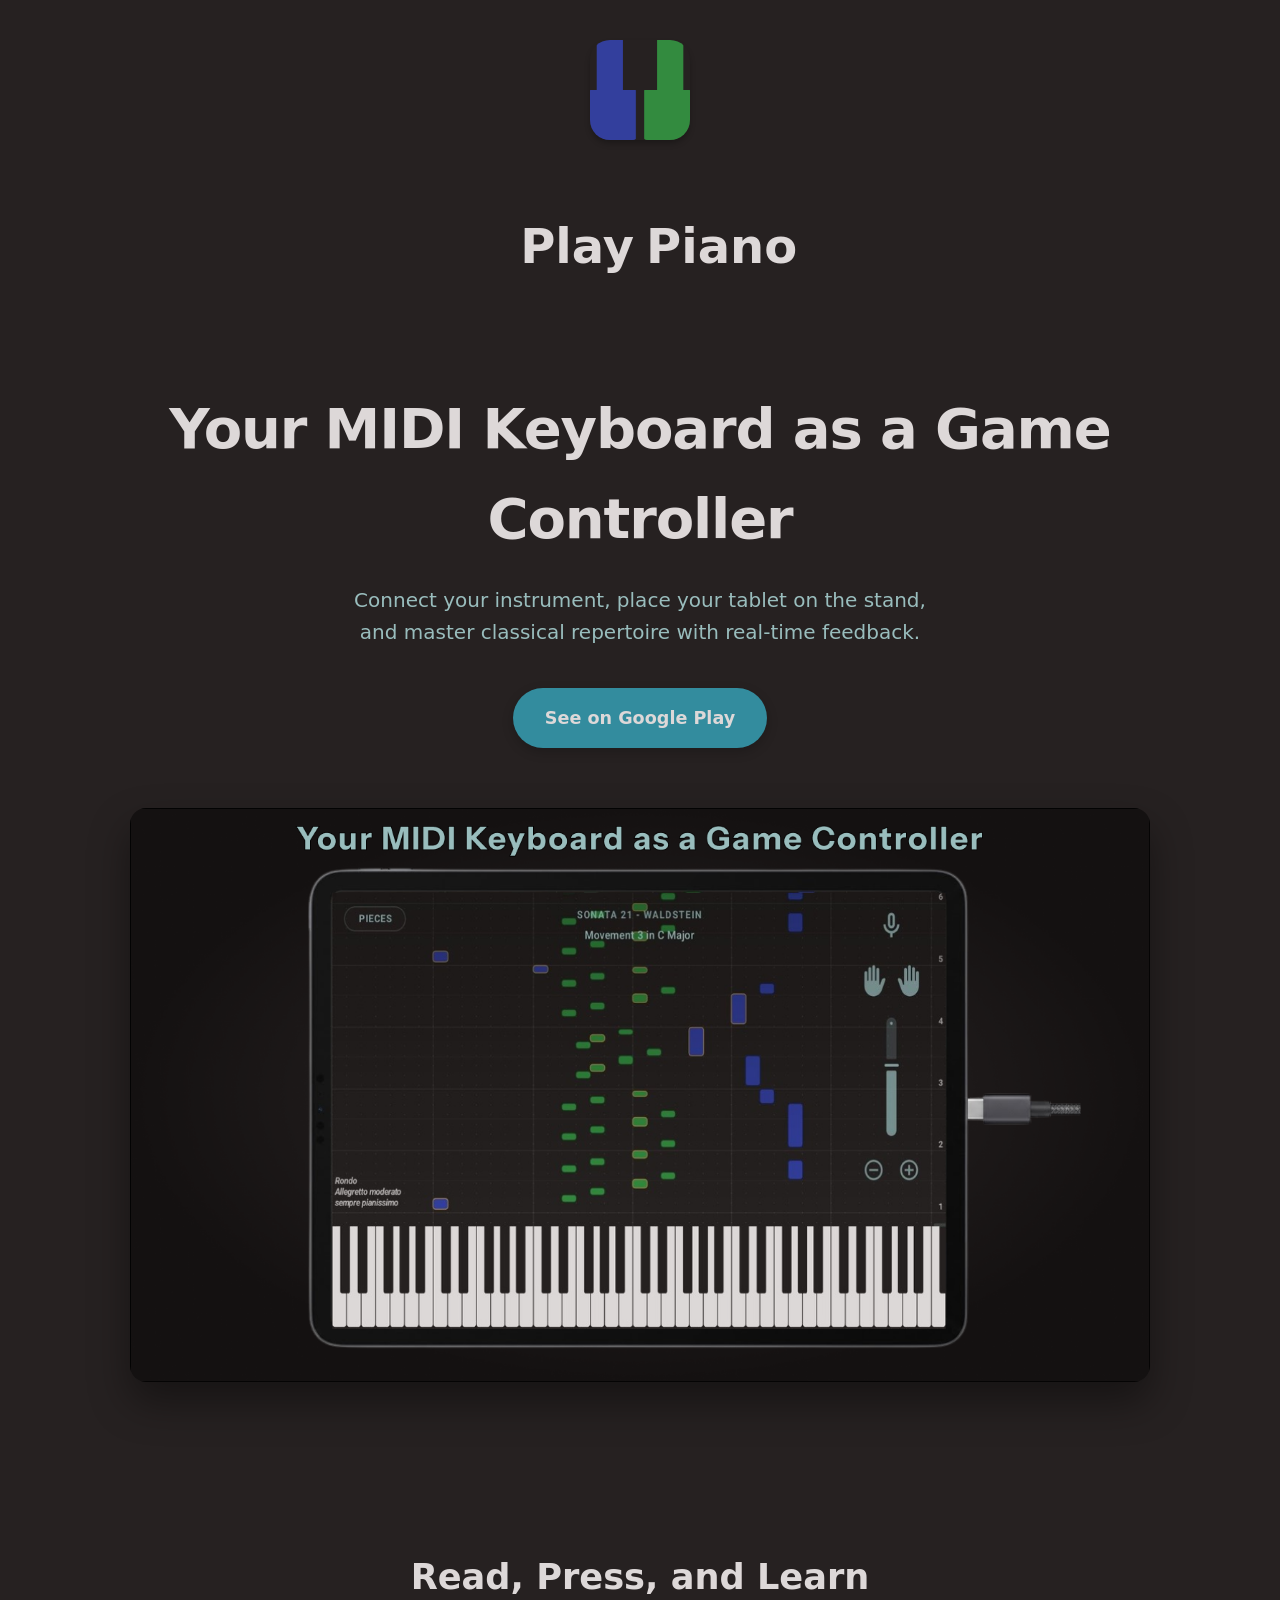
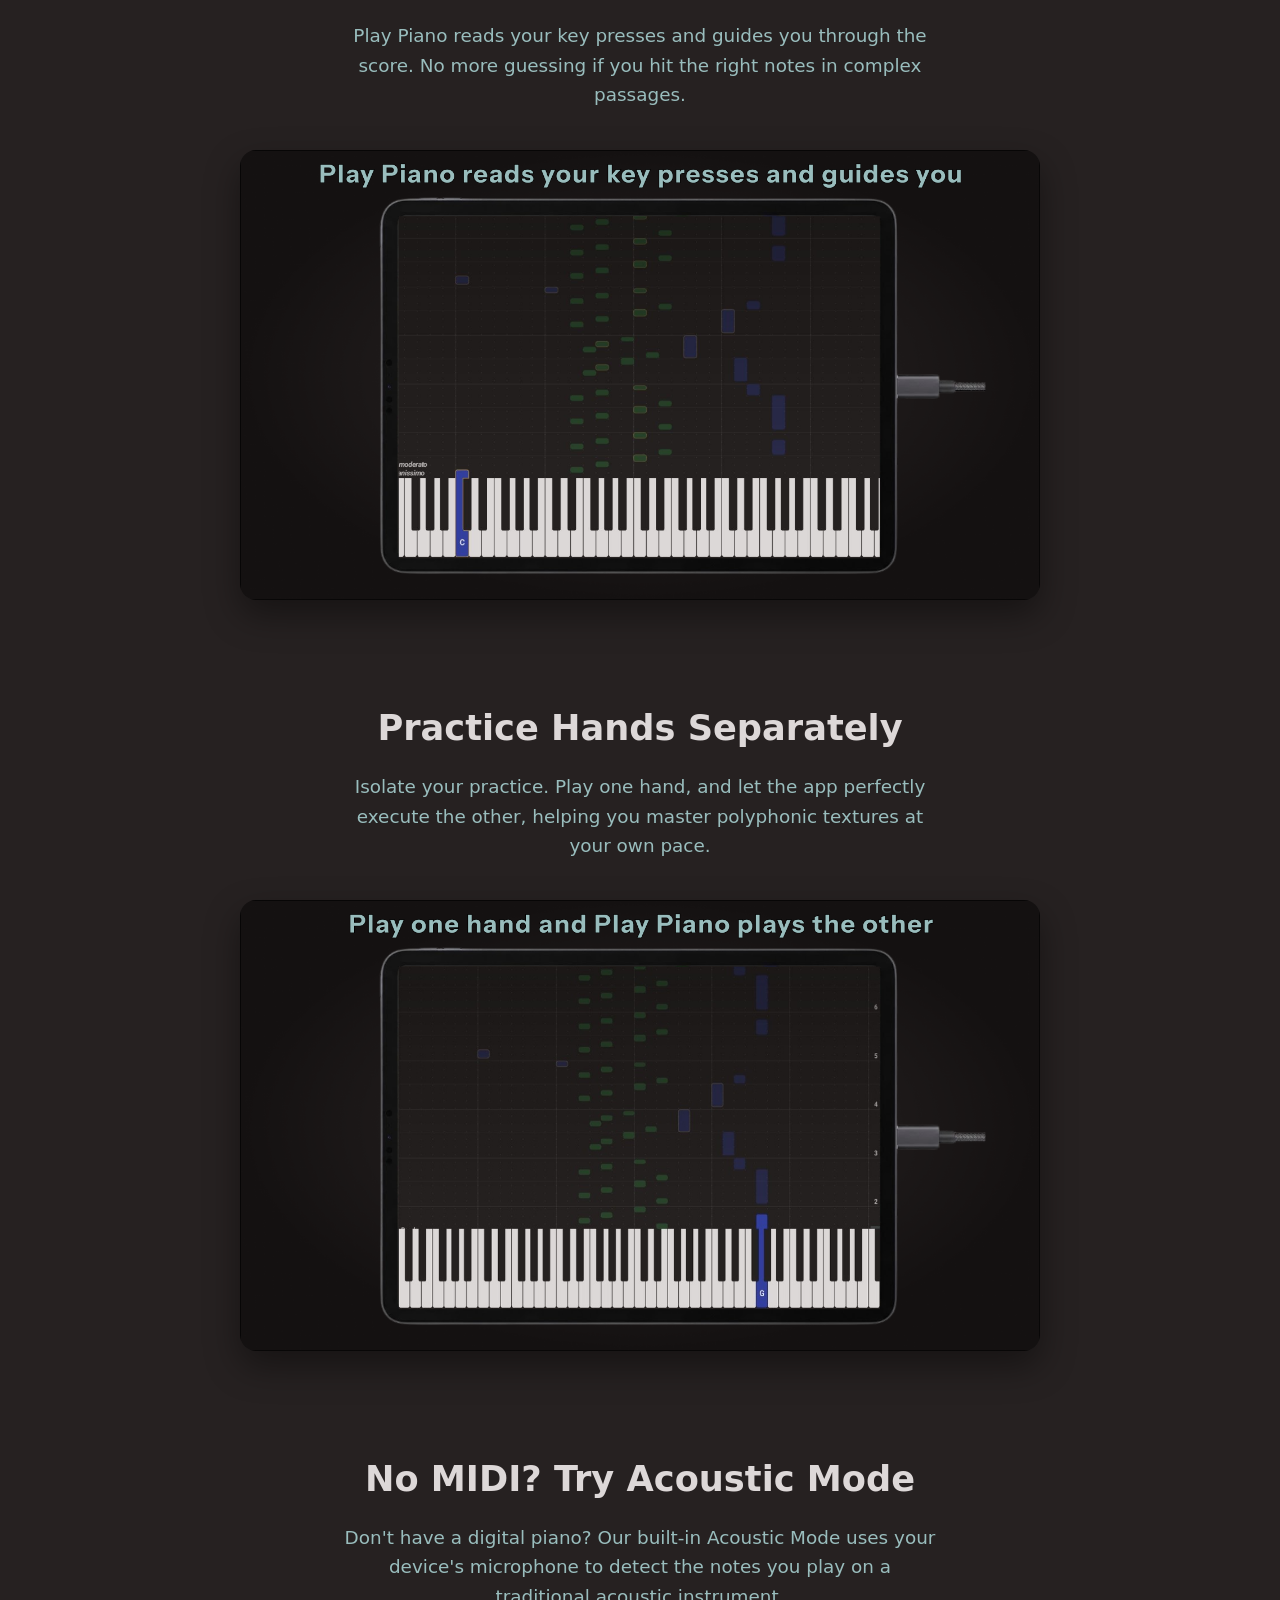
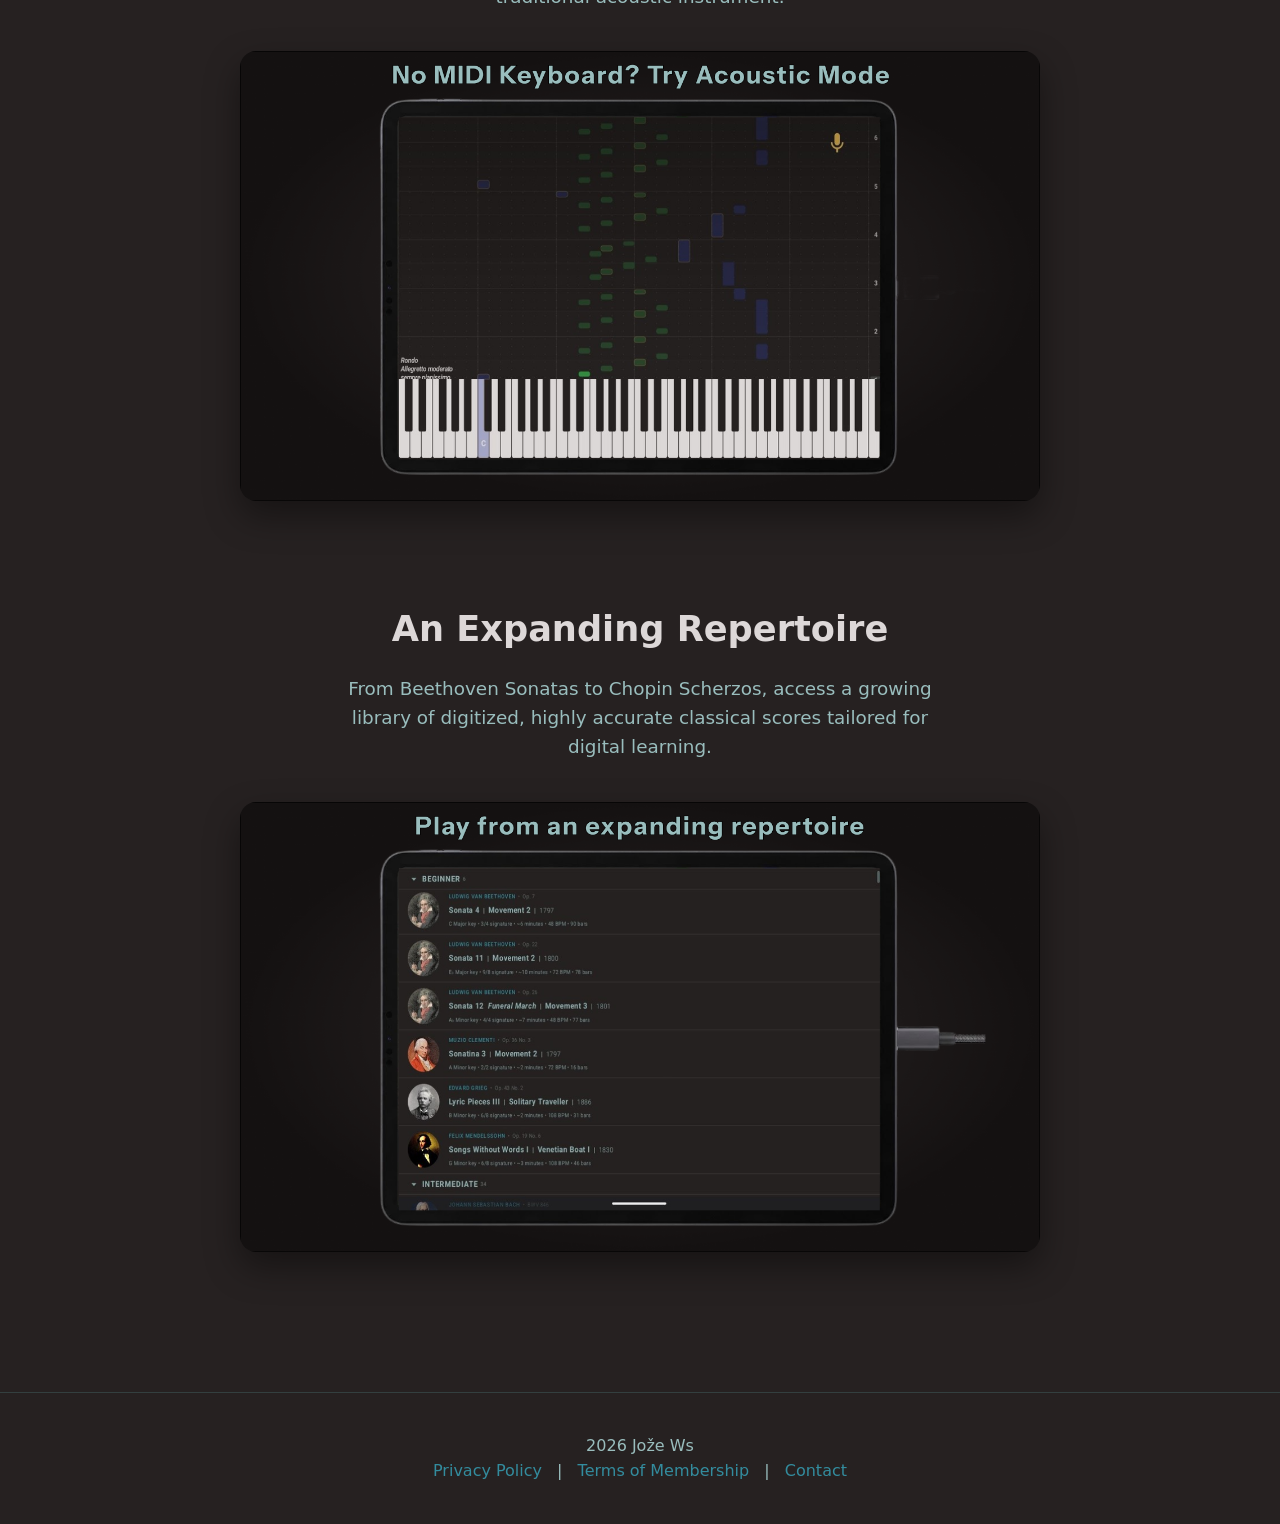
<file: playpiano/index.html>
<!DOCTYPE html>
<html lang="en">

<head>
    <meta charset="UTF-8">
    <meta name="viewport" content="width=device-width, initial-scale=1.0">
    <title>Play Piano App</title>
    <style>
        :root {
            --bg-color: #262121;
            --surface-color: #333f3f;
            --text-main: #ddd8d8;
            --text-muted: #99bdbd;
            --accent-color: #338c9e;
            --border-radius: 16px;
            --font-family: system-ui, -apple-system, BlinkMacSystemFont, 'Segoe UI', Roboto, sans-serif;
        }

        * {
            box-sizing: border-box;
            margin: 0;
            padding: 0;
        }

        body {
            font-family: var(--font-family);
            background-color: var(--bg-color);
            color: var(--text-main);
            line-height: 1.6;
            -webkit-font-smoothing: antialiased;
            overflow-x: hidden;
        }

        .container {
            max-width: 1100px;
            margin: 0 auto;
            padding: 40px 20px;
        }

        header {
            text-align: center;
            margin-bottom: 40px;
        }

        .logo {
            width: 100px;
            height: 100px;
            border-radius: 20px;
            margin-bottom: 20px;
            box-shadow: 0 4px 6px -1px rgb(0 0 0 / 0.3);
        }

        nav {
            display: flex;
            justify-content: space-between;
            align-items: center;
            padding: 20px 0;
        }

        nav a {
            color: var(--text-muted);
            text-decoration: none;
            font-weight: 600;
            transition: color 0.2s;
        }

        nav a:hover {
            color: var(--accent-color);
        }

        .hero {
            text-align: center;
            padding: 80px 20px 60px;
        }

        .hero h1 {
            font-size: 3.5rem;
            font-weight: 800;
            letter-spacing: -0.02em;
            margin-bottom: 20px;
            color: var(--text-main);
        }

        .hero p {
            font-size: 1.25rem;
            color: var(--text-muted);
            max-width: 600px;
            margin: 0 auto 40px;
        }

        .cta-button {
            display: inline-block;
            background-color: var(--accent-color);
            color: var(--text-main);
            padding: 16px 32px;
            font-size: 1.1rem;
            font-weight: 700;
            text-decoration: none;
            border-radius: 30px;
            box-shadow: 0 4px 12px rgba(0, 0, 0, 0.2);
            transition: transform 0.2s, background-color 0.2s;
        }

        .cta-button:hover {
            transform: translateY(-2px);
            background-color: #2b7787;
        }

        .hero-image {
            max-width: 100%;
            height: auto;
            margin-top: 60px;
            border-radius: var(--border-radius);
            box-shadow: 0 20px 40px rgba(0, 0, 0, 0.4);
        }

        /* --- FEATURE BLOCKS (Y-Axis Stacking) --- */
        .feature-section {
            padding: 60px 0;
            display: flex;
            flex-direction: column;
            align-items: center;
            gap: 100px;
            /* Generous spacing between sections */
        }

        .feature-block {
            width: 100%;
            max-width: 800px;
            /* Keeps the hierarchy smaller than the hero */
            display: flex;
            flex-direction: column;
            align-items: center;
            text-align: center;
        }

        .feature-text {
            margin-bottom: 40px;
            /* Space between the text and the screenshot */
        }

        .feature-text h2 {
            font-size: 2.2rem;
            margin-bottom: 16px;
            color: var(--text-main);
        }

        .feature-text p {
            font-size: 1.15rem;
            color: var(--text-muted);
            max-width: 600px;
            margin: 0 auto;
        }

        .feature-block img {
            width: 100%;
            height: auto;
            border-radius: var(--border-radius);
            box-shadow: 0 15px 35px rgba(0, 0, 0, 0.4);
            /* Gives the screenshots that nice floating effect */
            display: block;
        }

/* --- DYNAMIC TITLE STYLES --- */
.dynamic-title-container {
    display: grid;
    grid-template-columns: 1fr 1fr; /* Splits the container exactly in half */
    gap: 12px; /* The space between "Play" and the composer name */
    font-size: 3rem;
    font-weight: 800;
    margin-bottom: 20px;
    width: 100%;
}

.static-text {
    text-align: right; /* Pushes "Play" to anchor at the center line */
    color: var(--text-main);
}

.animated-text-container {
    text-align: left; /* Anchors the changing text to the center line */
}

.animated-text {
    display: inline-block;
    transition: opacity 0.5s ease-in-out, transform 0.5s ease-in-out, color 0.3s ease-in-out;
    opacity: 1;
    transform: translateY(0);
    color: var(--text-main); /* Defaults to white/grey for "Piano" */
}

/* This class gets added via JS for the composers */
.animated-text.is-composer {
    color: var(--accent-color);
}

.animated-text.fade-out {
    opacity: 0;
    transform: translateY(-15px);
}

.animated-text.fade-in-prep {
    opacity: 0;
    transform: translateY(15px);
    transition: none; 
}

        /* --- FOOTER --- */
        footer {
            text-align: center;
            padding: 40px 20px;
            border-top: 1px solid var(--surface-color);
            margin-top: 40px;
            color: var(--text-muted);
        }

        footer a {
            color: var(--accent-color);
            text-decoration: none;
            margin: 0 10px;
        }

        @media (max-width: 768px) {
            .hero h1 {
                font-size: 2.5rem;
            }

            .feature-section {
                gap: 60px;
            }

            .feature-text h2 {
                font-size: 1.8rem;
            }

            .feature-text p {
                font-size: 1rem;
            }

            .feature-text {
                margin-bottom: 25px;
            }
        }

        
    </style>
</head>

<body>

    <div class="container">
        <header>
            <a href="/">
                <img src="/assets/logo.png" alt="Play Piano Logo" class="logo">
            </a>
        </header>

        <div class="dynamic-title-container">
            <span class="static-text">Play</span>
            <div class="animated-text-container">
                <span class="animated-text" id="composer-text">Piano</span>
            </div>
        </div>

        <header class="hero">
            <h1>Your MIDI Keyboard as a Game Controller</h1>
            <p>Connect your instrument, place your tablet on the stand, and master classical repertoire with real-time
                feedback.</p>
            <a href="https://play.google.com/store/apps/details?id=org.jozews.playpiano&hl=en" class="cta-button"
                target="_blank" rel="noopener noreferrer">See on Google Play</a>

            <img src="/assets/screenshot-1.png" alt="Play Piano Interface" class="hero-image">
        </header>

        <section class="feature-section">

            <div class="feature-block">
                <div class="feature-text">
                    <h2>Read, Press, and Learn</h2>
                    <p>Play Piano reads your key presses and guides you through the score. No more guessing if you hit
                        the right notes in complex passages.</p>
                </div>
                <img src="/assets/screenshot-2.png" alt="Guided playing interface">
            </div>

            <div class="feature-block">
                <div class="feature-text">
                    <h2>Practice Hands Separately</h2>
                    <p>Isolate your practice. Play one hand, and let the app perfectly execute the other, helping you
                        master polyphonic textures at your own pace.</p>
                </div>
                <img src="/assets/screenshot-3.png" alt="Hand separation feature">
            </div>

            <div class="feature-block">
                <div class="feature-text">
                    <h2>No MIDI? Try Acoustic Mode</h2>
                    <p>Don't have a digital piano? Our built-in Acoustic Mode uses your device's microphone to detect
                        the notes you play on a traditional acoustic instrument.</p>
                </div>
                <img src="/assets/screenshot-5.png" alt="Acoustic Mode interface">
            </div>

            <div class="feature-block">
                <div class="feature-text">
                    <h2>An Expanding Repertoire</h2>
                    <p>From Beethoven Sonatas to Chopin Scherzos, access a growing library of digitized, highly accurate
                        classical scores tailored for digital learning.</p>
                </div>
                <img src="/assets/screenshot-4.png" alt="Repertoire list">
            </div>

        </section>
    </div>

    <footer>
        <p>2026 Jože Ws</p>
        <p>
            <a href="privacy-policy/index.html">Privacy Policy</a> |
            <a href="terms-of-membership/index.html">Terms of Membership</a> |
            <a href="mailto:jozewsro@gmail.com">Contact</a>
        </p>
    </footer>

    <script>
        document.addEventListener("DOMContentLoaded", () => {
            const composers = [
                "Piano",
                "Bach",
                "Haydn",
                "Mozart",
                "Beethoven",
                "Schubert",
                "Mendelssohn",
                "Chopin",
                "Liszt",
                "Tchaikovsky",
                "Debussy",
                "Rachmaninoff",
                "Scriabin",
                "Grieg",
                "Satie"
            ];
    
            let currentIndex = 0;
            const textElement = document.getElementById("composer-text");
            
            // Set our dynamic tempos (in milliseconds)
            const composerTempo = 3000; // Quicker sequence for the composers
            const tonicTempo = 4000;    // Long, sustained rest on "Piano"
    
            function playNextChord() {
                // Determine how long to hold the current word before animating
                const currentWord = composers[currentIndex];
                const holdDuration = (currentWord === "Piano") ? tonicTempo : composerTempo;
                
                setTimeout(() => {
                    // 1. Trigger the fade out
                    textElement.classList.add("fade-out");
        
                    // 2. Wait for the CSS fade out to finish (500ms)
                    setTimeout(() => {
                        // Move to the next word
                        currentIndex = (currentIndex + 1) % composers.length;
                        const nextWord = composers[currentIndex];
                        
                        // Update the text in the DOM
                        textElement.textContent = nextWord;
        
                        // Apply the color logic
                        if (nextWord === "Piano") {
                            textElement.classList.remove("is-composer");
                        } else {
                            textElement.classList.add("is-composer");
                        }
        
                        // Snap into the prep position instantly
                        textElement.classList.remove("fade-out");
                        textElement.classList.add("fade-in-prep");
        
                        // Force a reflow
                        void textElement.offsetWidth;
        
                        // Trigger the smooth slide and fade up
                        textElement.classList.remove("fade-in-prep");
                        
                        // 3. Call the function again to create the infinite loop
                        playNextChord();
        
                    }, 500);
        
                }, holdDuration);
            }
            
            // Kick off the loop
            playNextChord();
        });
    </script>

</body>

</html>
</file>
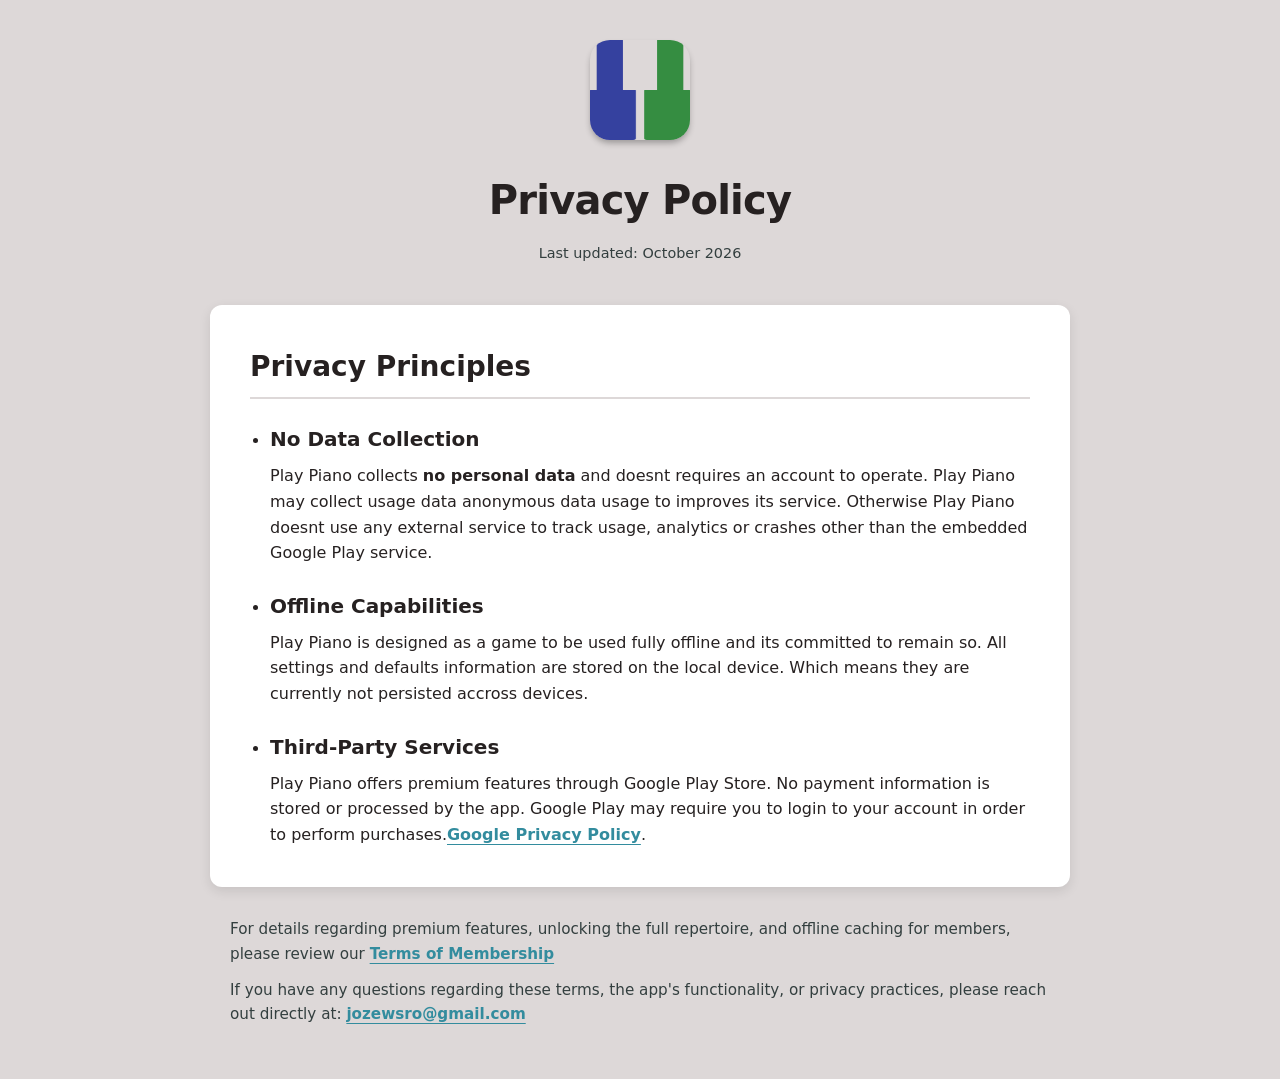
<file: playpiano/privacy-policy/index.html>
<!DOCTYPE html>
<html lang="en">
<head>
    <meta charset="UTF-8">
    <meta name="viewport" content="width=device-width, initial-scale=1.0">
    <title>Privacy Policy - Play Piano</title>
    <style>
        :root {
            --bg-color: #ddd8d8;       
            --surface-color: #ffffff;
            --text-main: #262121;         
            --text-muted: #333f3f;         
            --link-color: #338c9e;          
            --border-radius: 12px;
            --font-family: system-ui, -apple-system, BlinkMacSystemFont, 'Segoe UI', Roboto, sans-serif;
        }

        @media (prefers-color-scheme: dark) {
            :root {
                --bg-color: #262121;            
                --surface-color: #333f3f;      
                --text-main: #ddd8d8;          
                --text-muted: #99bdbd;          
                --link-color: #338c9e;          
            }
        }

        * { box-sizing: border-box; margin: 0; padding: 0; }

        body {
            font-family: var(--font-family);
            background-color: var(--bg-color);
            color: var(--text-main);
            line-height: 1.6;
            -webkit-font-smoothing: antialiased;
            transition: background-color 0.3s ease, color 0.3s ease;
        }

        .container {
            max-width: 900px;
            margin: 0 auto;
            padding: 40px 20px;
        }

        header {
            text-align: center;
            margin-bottom: 40px;
        }

        header img {
            width: 100px;
            height: 100px;
            border-radius: 20px;
            margin-bottom: 20px;
            box-shadow: 0 4px 6px -1px rgb(0 0 0 / 0.3);
        }

        h1 {
            font-size: 2.5rem;
            font-weight: 800;
            letter-spacing: -0.02em;
            margin-bottom: 10px;
            color: var(--text-main);
        }

        .last-updated {
            color: var(--text-muted);
            font-size: 0.9rem;
            font-weight: 500;
        }

        .policy-content {
            background: var(--surface-color);
            padding: 40px;
            border-radius: var(--border-radius);
            box-shadow: 0 4px 12px rgba(0,0,0,0.1);
            margin-bottom: 30px;
        }

        h2 {
            font-size: 1.75rem;
            margin: 0 0 1.5rem;
            border-bottom: 2px solid var(--bg-color);
            padding-bottom: 0.5rem;
            color: var(--text-main);
        }

        .policy-list {
            padding-left: 20px;
            margin-bottom: 0;
        }

        .policy-list li {
            margin-bottom: 1.5rem;
            color: var(--text-main);
        }
        
        .policy-list li:last-child {
            margin-bottom: 0;
        }

        .policy-list h3 {
            font-size: 1.25rem;
            margin: 0 0 0.5rem;
            color: var(--text-main);
        }

        p { margin-bottom: 1rem; color: var(--text-main); }
        p:last-child { margin-bottom: 0; }

        strong { color: var(--text-main); font-weight: 700; }

        a {
            color: var(--link-color);
            text-decoration: underline;
            text-underline-offset: 4px;
            font-weight: 600;
        }
        a:hover { opacity: 0.8; }

        /* New Footnotes Styling */
        .footnotes {
            padding: 0 20px;
            color: var(--text-muted);
            font-size: 0.95rem;
        }

        .footnotes p {
            margin-bottom: 0.75rem;
            color: var(--text-muted);
        }

        .footnotes strong {
            color: var(--text-muted);
        }

        @media (max-width: 600px) {
            .policy-content { padding: 24px; }
            h1 { font-size: 2rem; }
        }
    </style>
</head>
<body>

    <div class="container">
        <header>
            <a href="../index.html">
                <img src="/assets/logo.png" alt="Play Piano Logo">        
            </a>
            <h1>Privacy Policy</h1>
            <p class="last-updated">Last updated: October 2026</p>
        </header>

        <main class="policy-content">
            <h2>Privacy Principles</h2>
            
            <ul class="policy-list">
                <li>
                    <h3>No Data Collection</h3>
                    <p>Play Piano collects <strong>no personal data</strong> and doesnt requires an account to operate. Play Piano may collect usage data anonymous data usage to improves its service. Otherwise Play Piano doesnt use any external service to track usage, analytics or crashes other than the embedded Google Play service.</p>
                </li>
                <li>
                    <h3>Offline Capabilities</h3>
                    <p>Play Piano is designed as a game to be used fully offline and its committed to remain so. All settings and defaults information are stored on the local device. Which means they are currently not persisted accross devices.</p>
                </li>
                <li>
                    <h3>Third-Party Services</h3>
                    <p>Play Piano offers premium features through Google Play Store. No payment information is stored or processed by the app. Google Play may require you to login to your account in order to perform purchases.<a href="https://policies.google.com/privacy" target="_blank" rel="noopener noreferrer">Google Privacy Policy</a>.</p>
                </li>
            </ul>
            
        </main>

        <div class="footnotes">
            <p>For details regarding premium features, unlocking the full repertoire, and offline caching for members, please review our <a href="terms-of-membership.html">Terms of Membership</a></p>
            <p>If you have any questions regarding these terms, the app's functionality, or privacy practices, please reach out directly at: <a href="mailto:jozewsro@gmail.com">jozewsro@gmail.com</a></p>
        </div>

    </div>

</body>
</html>
</file>
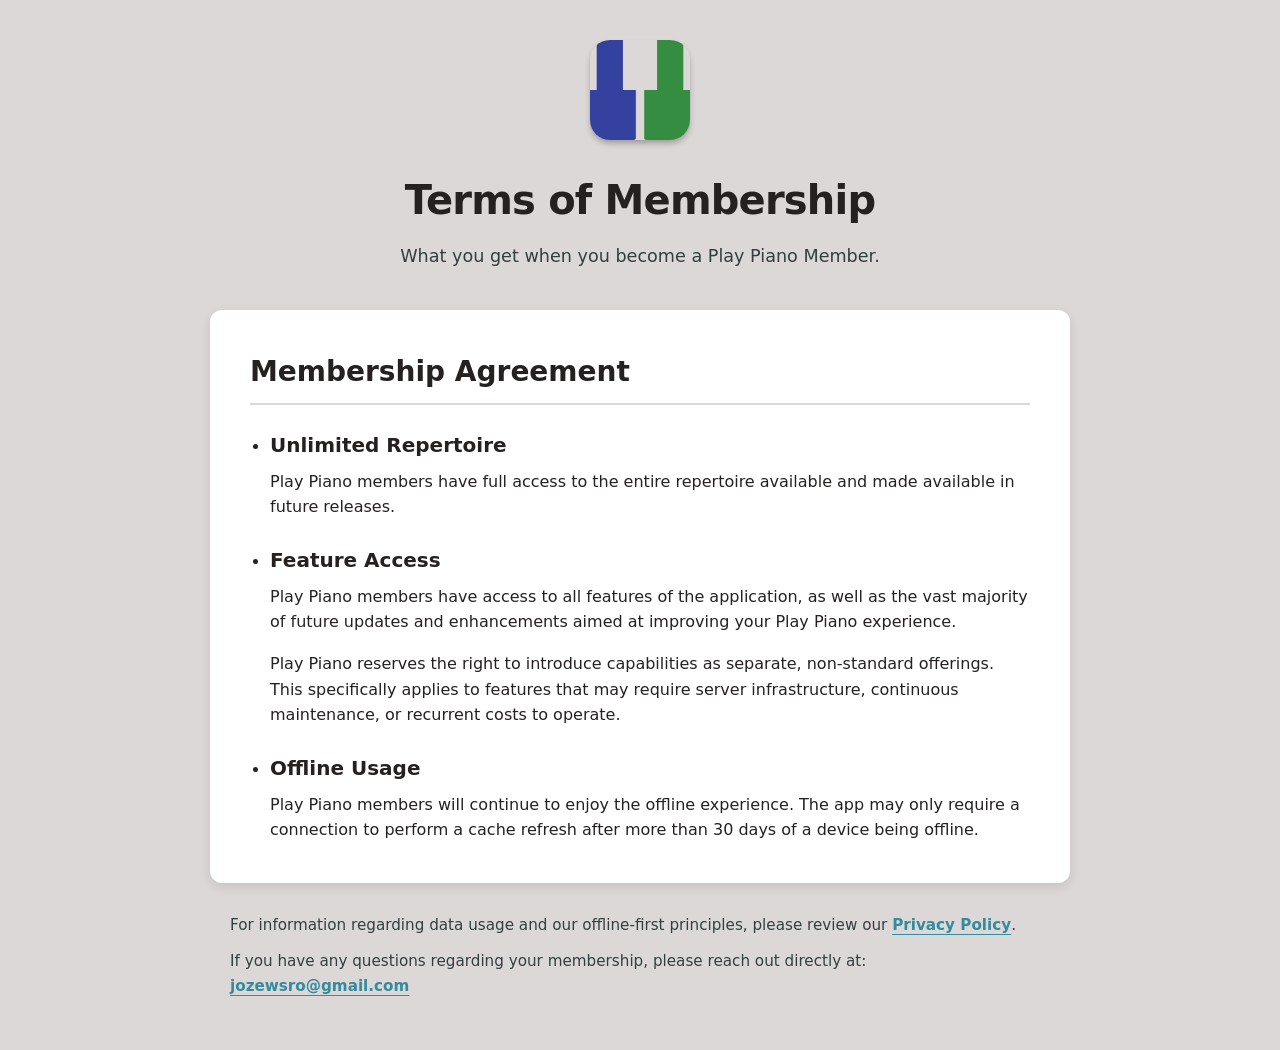
<file: playpiano/terms-of-membership/index.html>
<!DOCTYPE html>
<html lang="en">
<head>
    <meta charset="UTF-8">
    <meta name="viewport" content="width=device-width, initial-scale=1.0">
    <title>Terms of Membership - Play Piano</title>
    <style>
        :root {
            --bg-color: #ddd8d8;       
            --surface-color: #ffffff;
            --text-main: #262121;         
            --text-muted: #333f3f;         
            --link-color: #338c9e;          
            --border-radius: 12px;
            --font-family: system-ui, -apple-system, BlinkMacSystemFont, 'Segoe UI', Roboto, sans-serif;
        }

        @media (prefers-color-scheme: dark) {
            :root {
                --bg-color: #262121;            
                --surface-color: #333f3f;      
                --text-main: #ddd8d8;          
                --text-muted: #99bdbd;          
                --link-color: #338c9e;          
            }
        }

        * { box-sizing: border-box; margin: 0; padding: 0; }

        body {
            font-family: var(--font-family);
            background-color: var(--bg-color);
            color: var(--text-main);
            line-height: 1.6;
            -webkit-font-smoothing: antialiased;
            transition: background-color 0.3s ease, color 0.3s ease;
        }

        .container {
            max-width: 900px;
            margin: 0 auto;
            padding: 40px 20px;
        }

        header {
            text-align: center;
            margin-bottom: 40px;
        }

        header img {
            width: 100px;
            height: 100px;
            border-radius: 20px;
            margin-bottom: 20px;
            box-shadow: 0 4px 6px -1px rgb(0 0 0 / 0.3);
        }

        h1 {
            font-size: 2.5rem;
            font-weight: 800;
            letter-spacing: -0.02em;
            margin-bottom: 10px;
            color: var(--text-main);
        }

        .subtitle {
            color: var(--text-muted);
            font-size: 1.1rem;
            font-weight: 500;
            max-width: 600px;
            margin: 0 auto;
        }

        .policy-content {
            background: var(--surface-color);
            padding: 40px;
            border-radius: var(--border-radius);
            box-shadow: 0 4px 12px rgba(0,0,0,0.1);
            margin-bottom: 30px;
        }

        h2 {
            font-size: 1.75rem;
            margin: 0 0 1.5rem;
            border-bottom: 2px solid var(--bg-color);
            padding-bottom: 0.5rem;
            color: var(--text-main);
        }
        
        .policy-list {
            padding-left: 20px;
            margin-bottom: 0;
        }

        .policy-list li {
            margin-bottom: 1.5rem;
            color: var(--text-main);
        }
        
        .policy-list li:last-child {
            margin-bottom: 0;
        }

        .policy-list h3 {
            font-size: 1.25rem;
            margin: 0 0 0.5rem;
            color: var(--text-main);
        }

        p { margin-bottom: 1rem; color: var(--text-main); }
        p:last-child { margin-bottom: 0; }

        strong { color: var(--text-main); font-weight: 700; }

        a {
            color: var(--link-color);
            text-decoration: underline;
            text-underline-offset: 4px;
            font-weight: 600;
        }
        
        a:hover { opacity: 0.8; }

        .footnotes {
            padding: 0 20px;
            color: var(--text-muted);
            font-size: 0.95rem;
        }

        .footnotes p {
            margin-bottom: 0.75rem;
            color: var(--text-muted);
        }

        .footnotes strong {
            color: var(--text-muted);
        }

        @media (max-width: 600px) {
            .policy-content { padding: 24px; }
            h1 { font-size: 2rem; }
        }
    </style>
</head>
<body>

    <div class="container">
        <header>
            <a href="../index.html">
                <img src="/assets/logo.png" alt="Play Piano Logo">        
            </a>
            <h1>Terms of Membership</h1>
            <p class="subtitle">What you get when you become a Play Piano Member.</p>
        </header>

        <main class="policy-content">
            <h2>Membership Agreement</h2>
            
            <ul class="policy-list">
                <li>
                    <h3>Unlimited Repertoire</h3>
                    <p>Play Piano members have full access to the entire repertoire available and made available in future releases.</p>
                </li>
                <li>
                    <h3>Feature Access</h3>
                    <p>Play Piano members have access to all features of the application, as well as the vast majority of future updates and enhancements aimed at improving your Play Piano experience.</p>
                    <p>Play Piano reserves the right to introduce capabilities as separate, non-standard offerings. This specifically applies to features that may require server infrastructure, continuous maintenance, or recurrent costs to operate.</p>
                </li>
                <li>
                    <h3>Offline Usage</h3>
                    <p>Play Piano members will continue to enjoy the offline experience. The app may only require a connection to perform a cache refresh after more than 30 days of a device being offline.</p>
                </li>
            </ul>
        </main>

        <div class="footnotes">
            <p>For information regarding data usage and our offline-first principles, please review our <a href="index.html">Privacy Policy</a>.</p>
            <p>If you have any questions regarding your membership, please reach out directly at: <a href="mailto:jozewsro@gmail.com">jozewsro@gmail.com</a></p>
        </div>

    </div>

</body>
</html>
</file>
